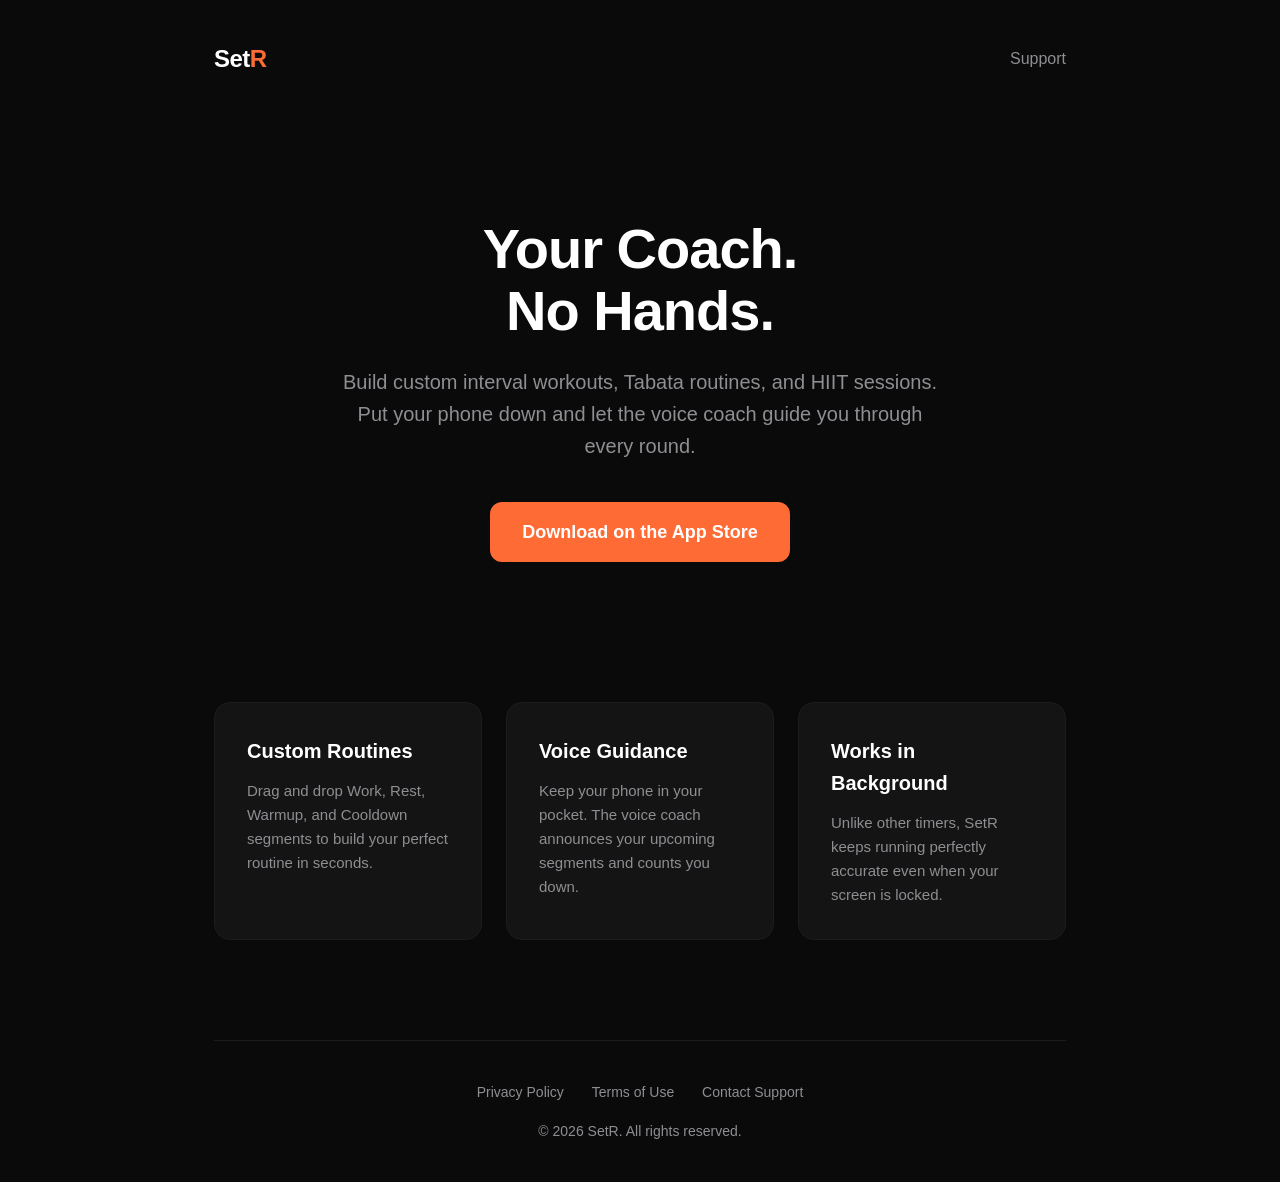
<file: index.html>
﻿<!DOCTYPE html>
<html lang="en">
<head>
  <meta charset="UTF-8">
  <meta name="viewport" content="width=device-width, initial-scale=1.0">
  <title>SetR - Interval & HIIT Timer</title>
  <meta name="description" content="The ultimate no-hands interval timer for HIIT, Tabata, and custom workouts.">
  <link rel="stylesheet" href="style.css">
</head>
<body>
  <div class="container">
    <header>
      <a href="index.html" class="logo">Set<span>R</span></a>
      <nav>
        <a href="mailto:studiovisionaryapps@gmail.com">Support</a>
      </nav>
    </header>

    <main>
      <section class="hero">
        <h1>Your Coach.<br>No Hands.</h1>
        <p>Build custom interval workouts, Tabata routines, and HIIT sessions. Put your phone down and let the voice coach guide you through every round.</p>
        <a href="#" class="btn">Download on the App Store</a>
      </section>

      <section class="features">
        <div class="feature-card">
          <h3>Custom Routines</h3>
          <p>Drag and drop Work, Rest, Warmup, and Cooldown segments to build your perfect routine in seconds.</p>
        </div>
        <div class="feature-card">
          <h3>Voice Guidance</h3>
          <p>Keep your phone in your pocket. The voice coach announces your upcoming segments and counts you down.</p>
        </div>
        <div class="feature-card">
          <h3>Works in Background</h3>
          <p>Unlike other timers, SetR keeps running perfectly accurate even when your screen is locked.</p>
        </div>
      </section>
    </main>

    <footer>
      <div class="links">
        <a href="privacy.html">Privacy Policy</a>
        <a href="terms.html">Terms of Use</a>
        <a href="mailto:studiovisionaryapps@gmail.com">Contact Support</a>
      </div>
      <p>&copy; 2026 SetR. All rights reserved.</p>
    </footer>
  </div>
</body>
</html>
</file>
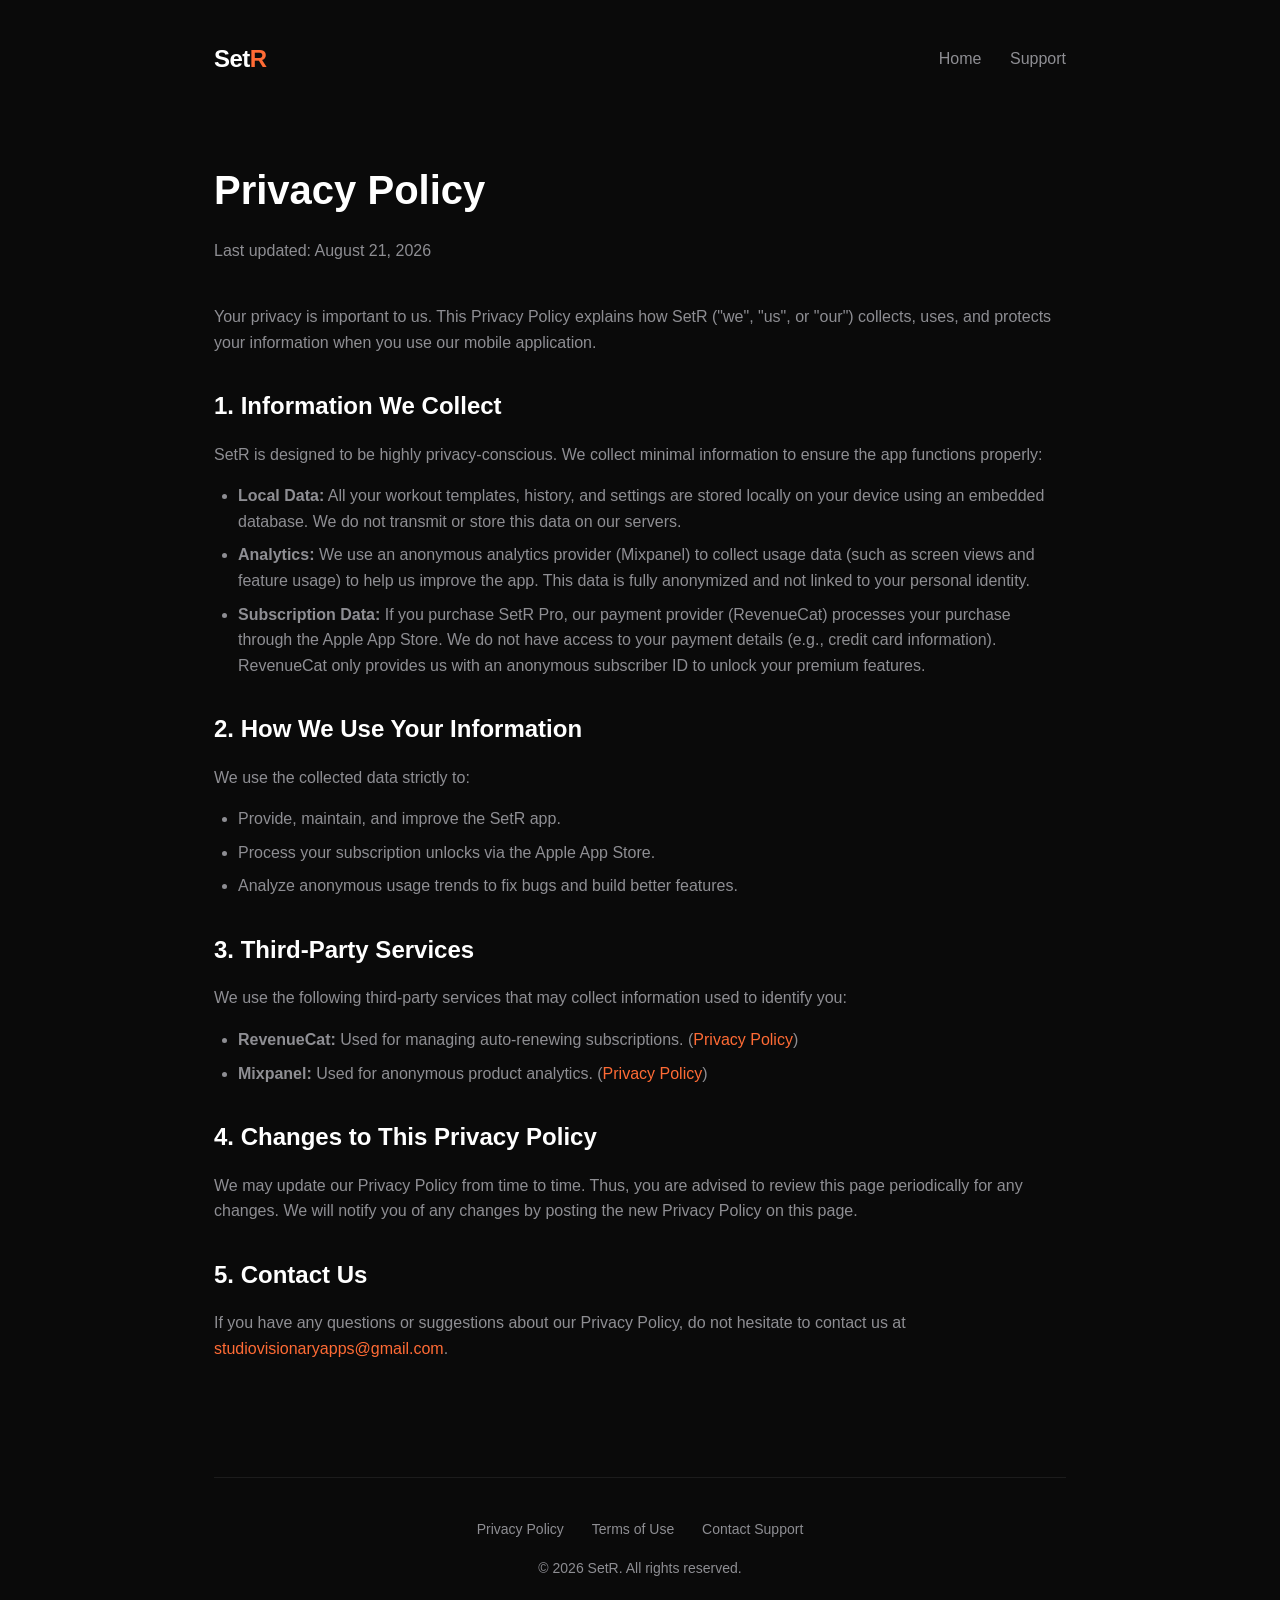
<file: privacy.html>
﻿<!DOCTYPE html>
<html lang="en">
<head>
  <meta charset="UTF-8">
  <meta name="viewport" content="width=device-width, initial-scale=1.0">
  <title>Privacy Policy - SetR</title>
  <link rel="stylesheet" href="style.css">
</head>
<body>
  <div class="container">
    <header>
      <a href="index.html" class="logo">Set<span>R</span></a>
      <nav>
        <a href="index.html">Home</a>
        <a href="mailto:studiovisionaryapps@gmail.com">Support</a>
      </nav>
    </header>

    <main class="legal-content">
      <h1>Privacy Policy</h1>
      <p class="updated">Last updated: August 21, 2026</p>

      <p>Your privacy is important to us. This Privacy Policy explains how SetR ("we", "us", or "our") collects, uses, and protects your information when you use our mobile application.</p>

      <h2>1. Information We Collect</h2>
      <p>SetR is designed to be highly privacy-conscious. We collect minimal information to ensure the app functions properly:</p>
      <ul>
        <li><strong>Local Data:</strong> All your workout templates, history, and settings are stored locally on your device using an embedded database. We do not transmit or store this data on our servers.</li>
        <li><strong>Analytics:</strong> We use an anonymous analytics provider (Mixpanel) to collect usage data (such as screen views and feature usage) to help us improve the app. This data is fully anonymized and not linked to your personal identity.</li>
        <li><strong>Subscription Data:</strong> If you purchase SetR Pro, our payment provider (RevenueCat) processes your purchase through the Apple App Store. We do not have access to your payment details (e.g., credit card information). RevenueCat only provides us with an anonymous subscriber ID to unlock your premium features.</li>
      </ul>

      <h2>2. How We Use Your Information</h2>
      <p>We use the collected data strictly to:</p>
      <ul>
        <li>Provide, maintain, and improve the SetR app.</li>
        <li>Process your subscription unlocks via the Apple App Store.</li>
        <li>Analyze anonymous usage trends to fix bugs and build better features.</li>
      </ul>

      <h2>3. Third-Party Services</h2>
      <p>We use the following third-party services that may collect information used to identify you:</p>
      <ul>
        <li><strong>RevenueCat:</strong> Used for managing auto-renewing subscriptions. (<a href="https://www.revenuecat.com/privacy" target="_blank">Privacy Policy</a>)</li>
        <li><strong>Mixpanel:</strong> Used for anonymous product analytics. (<a href="https://mixpanel.com/legal/privacy-policy/" target="_blank">Privacy Policy</a>)</li>
      </ul>

      <h2>4. Changes to This Privacy Policy</h2>
      <p>We may update our Privacy Policy from time to time. Thus, you are advised to review this page periodically for any changes. We will notify you of any changes by posting the new Privacy Policy on this page.</p>

      <h2>5. Contact Us</h2>
      <p>If you have any questions or suggestions about our Privacy Policy, do not hesitate to contact us at <a href="mailto:studiovisionaryapps@gmail.com">studiovisionaryapps@gmail.com</a>.</p>
    </main>

    <footer>
      <div class="links">
        <a href="privacy.html">Privacy Policy</a>
        <a href="terms.html">Terms of Use</a>
        <a href="mailto:studiovisionaryapps@gmail.com">Contact Support</a>
      </div>
      <p>&copy; 2026 SetR. All rights reserved.</p>
    </footer>
  </div>
</body>
</html>
</file>
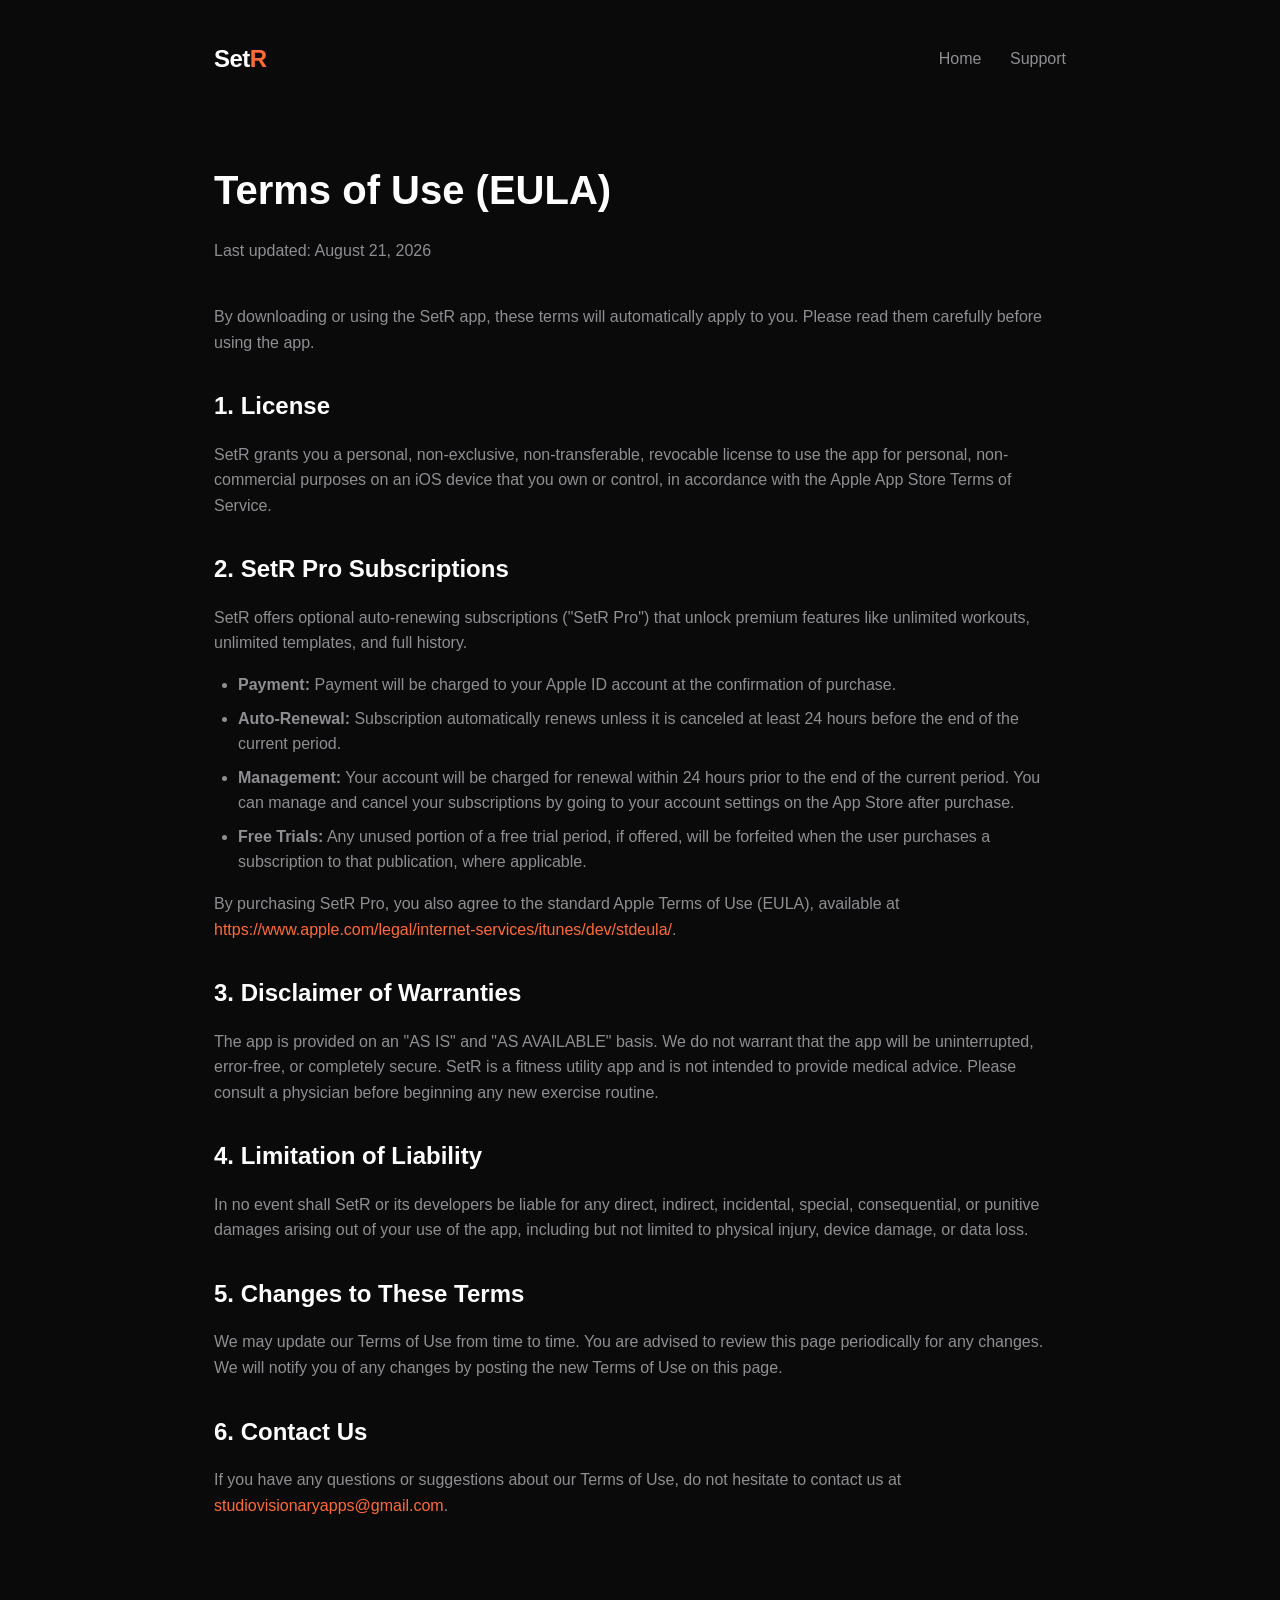
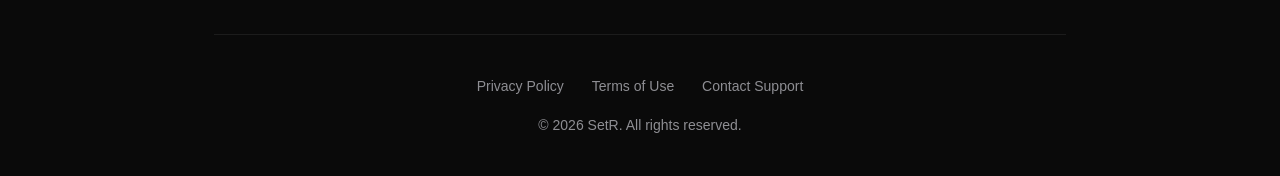
<file: terms.html>
﻿<!DOCTYPE html>
<html lang="en">
<head>
  <meta charset="UTF-8">
  <meta name="viewport" content="width=device-width, initial-scale=1.0">
  <title>Terms of Use - SetR</title>
  <link rel="stylesheet" href="style.css">
</head>
<body>
  <div class="container">
    <header>
      <a href="index.html" class="logo">Set<span>R</span></a>
      <nav>
        <a href="index.html">Home</a>
        <a href="mailto:studiovisionaryapps@gmail.com">Support</a>
      </nav>
    </header>

    <main class="legal-content">
      <h1>Terms of Use (EULA)</h1>
      <p class="updated">Last updated: August 21, 2026</p>

      <p>By downloading or using the SetR app, these terms will automatically apply to you. Please read them carefully before using the app.</p>

      <h2>1. License</h2>
      <p>SetR grants you a personal, non-exclusive, non-transferable, revocable license to use the app for personal, non-commercial purposes on an iOS device that you own or control, in accordance with the Apple App Store Terms of Service.</p>

      <h2>2. SetR Pro Subscriptions</h2>
      <p>SetR offers optional auto-renewing subscriptions ("SetR Pro") that unlock premium features like unlimited workouts, unlimited templates, and full history.</p>
      <ul>
        <li><strong>Payment:</strong> Payment will be charged to your Apple ID account at the confirmation of purchase.</li>
        <li><strong>Auto-Renewal:</strong> Subscription automatically renews unless it is canceled at least 24 hours before the end of the current period.</li>
        <li><strong>Management:</strong> Your account will be charged for renewal within 24 hours prior to the end of the current period. You can manage and cancel your subscriptions by going to your account settings on the App Store after purchase.</li>
        <li><strong>Free Trials:</strong> Any unused portion of a free trial period, if offered, will be forfeited when the user purchases a subscription to that publication, where applicable.</li>
      </ul>
      <p>By purchasing SetR Pro, you also agree to the standard Apple Terms of Use (EULA), available at <a href="https://www.apple.com/legal/internet-services/itunes/dev/stdeula/" target="_blank">https://www.apple.com/legal/internet-services/itunes/dev/stdeula/</a>.</p>

      <h2>3. Disclaimer of Warranties</h2>
      <p>The app is provided on an "AS IS" and "AS AVAILABLE" basis. We do not warrant that the app will be uninterrupted, error-free, or completely secure. SetR is a fitness utility app and is not intended to provide medical advice. Please consult a physician before beginning any new exercise routine.</p>

      <h2>4. Limitation of Liability</h2>
      <p>In no event shall SetR or its developers be liable for any direct, indirect, incidental, special, consequential, or punitive damages arising out of your use of the app, including but not limited to physical injury, device damage, or data loss.</p>

      <h2>5. Changes to These Terms</h2>
      <p>We may update our Terms of Use from time to time. You are advised to review this page periodically for any changes. We will notify you of any changes by posting the new Terms of Use on this page.</p>

      <h2>6. Contact Us</h2>
      <p>If you have any questions or suggestions about our Terms of Use, do not hesitate to contact us at <a href="mailto:studiovisionaryapps@gmail.com">studiovisionaryapps@gmail.com</a>.</p>
    </main>

    <footer>
      <div class="links">
        <a href="privacy.html">Privacy Policy</a>
        <a href="terms.html">Terms of Use</a>
        <a href="mailto:studiovisionaryapps@gmail.com">Contact Support</a>
      </div>
      <p>&copy; 2026 SetR. All rights reserved.</p>
    </footer>
  </div>
</body>
</html>
</file>
<file: style.css>
﻿:root {
  --bg: #0A0A0A;
  --bg-card: #141414;
  --bg-elevated: #1C1C1C;
  --accent: #FF6B35;
  --text-primary: #FFFFFF;
  --text-secondary: #8E8E93;
  --font-main: -apple-system, BlinkMacSystemFont, "Segoe UI", Roboto, Helvetica, Arial, sans-serif;
}

* {
  box-sizing: border-box;
  margin: 0;
  padding: 0;
}

body {
  background-color: var(--bg);
  color: var(--text-primary);
  font-family: var(--font-main);
  line-height: 1.6;
  -webkit-font-smoothing: antialiased;
}

a {
  color: var(--accent);
  text-decoration: none;
  transition: opacity 0.2s;
}

a:hover {
  opacity: 0.8;
}

.container {
  max-width: 900px;
  margin: 0 auto;
  padding: 0 24px;
}

/* Header */
header {
  padding: 40px 0;
  display: flex;
  justify-content: space-between;
  align-items: center;
}

.logo {
  font-size: 24px;
  font-weight: 900;
  letter-spacing: -0.5px;
  color: var(--text-primary);
}

.logo span {
  color: var(--accent);
}

nav a {
  margin-left: 24px;
  color: var(--text-secondary);
  font-weight: 500;
}

nav a:hover {
  color: var(--text-primary);
}

/* Hero Section */
.hero {
  padding: 100px 0;
  text-align: center;
}

.hero h1 {
  font-size: 56px;
  font-weight: 900;
  line-height: 1.1;
  margin-bottom: 24px;
  letter-spacing: -1px;
}

.hero p {
  font-size: 20px;
  color: var(--text-secondary);
  max-width: 600px;
  margin: 0 auto 40px auto;
}

.btn {
  display: inline-block;
  background-color: var(--accent);
  color: #fff;
  padding: 16px 32px;
  border-radius: 12px;
  font-size: 18px;
  font-weight: 700;
  text-decoration: none;
  transition: transform 0.2s, background-color 0.2s;
}

.btn:hover {
  transform: translateY(-2px);
  background-color: #ff571a;
  color: #fff;
}

/* Features */
.features {
  display: grid;
  grid-template-columns: repeat(auto-fit, minmax(250px, 1fr));
  gap: 24px;
  padding: 40px 0 100px 0;
}

.feature-card {
  background-color: var(--bg-card);
  padding: 32px;
  border-radius: 16px;
  border: 1px solid var(--bg-elevated);
}

.feature-card h3 {
  font-size: 20px;
  margin-bottom: 12px;
}

.feature-card p {
  color: var(--text-secondary);
  font-size: 15px;
}

/* Legal Pages (Privacy/Terms) */
.legal-content {
  padding: 40px 0 100px 0;
}

.legal-content h1 {
  font-size: 40px;
  margin-bottom: 16px;
}

.legal-content .updated {
  color: var(--text-secondary);
  margin-bottom: 40px;
}

.legal-content h2 {
  font-size: 24px;
  margin: 32px 0 16px 0;
}

.legal-content p, .legal-content ul {
  color: var(--text-secondary);
  margin-bottom: 16px;
}

.legal-content ul {
  padding-left: 24px;
}

.legal-content li {
  margin-bottom: 8px;
}

/* Footer */
footer {
  border-top: 1px solid var(--bg-elevated);
  padding: 40px 0;
  text-align: center;
  color: var(--text-secondary);
  font-size: 14px;
}

footer .links {
  margin-bottom: 16px;
}

footer .links a {
  margin: 0 12px;
  color: var(--text-secondary);
}
</file>
